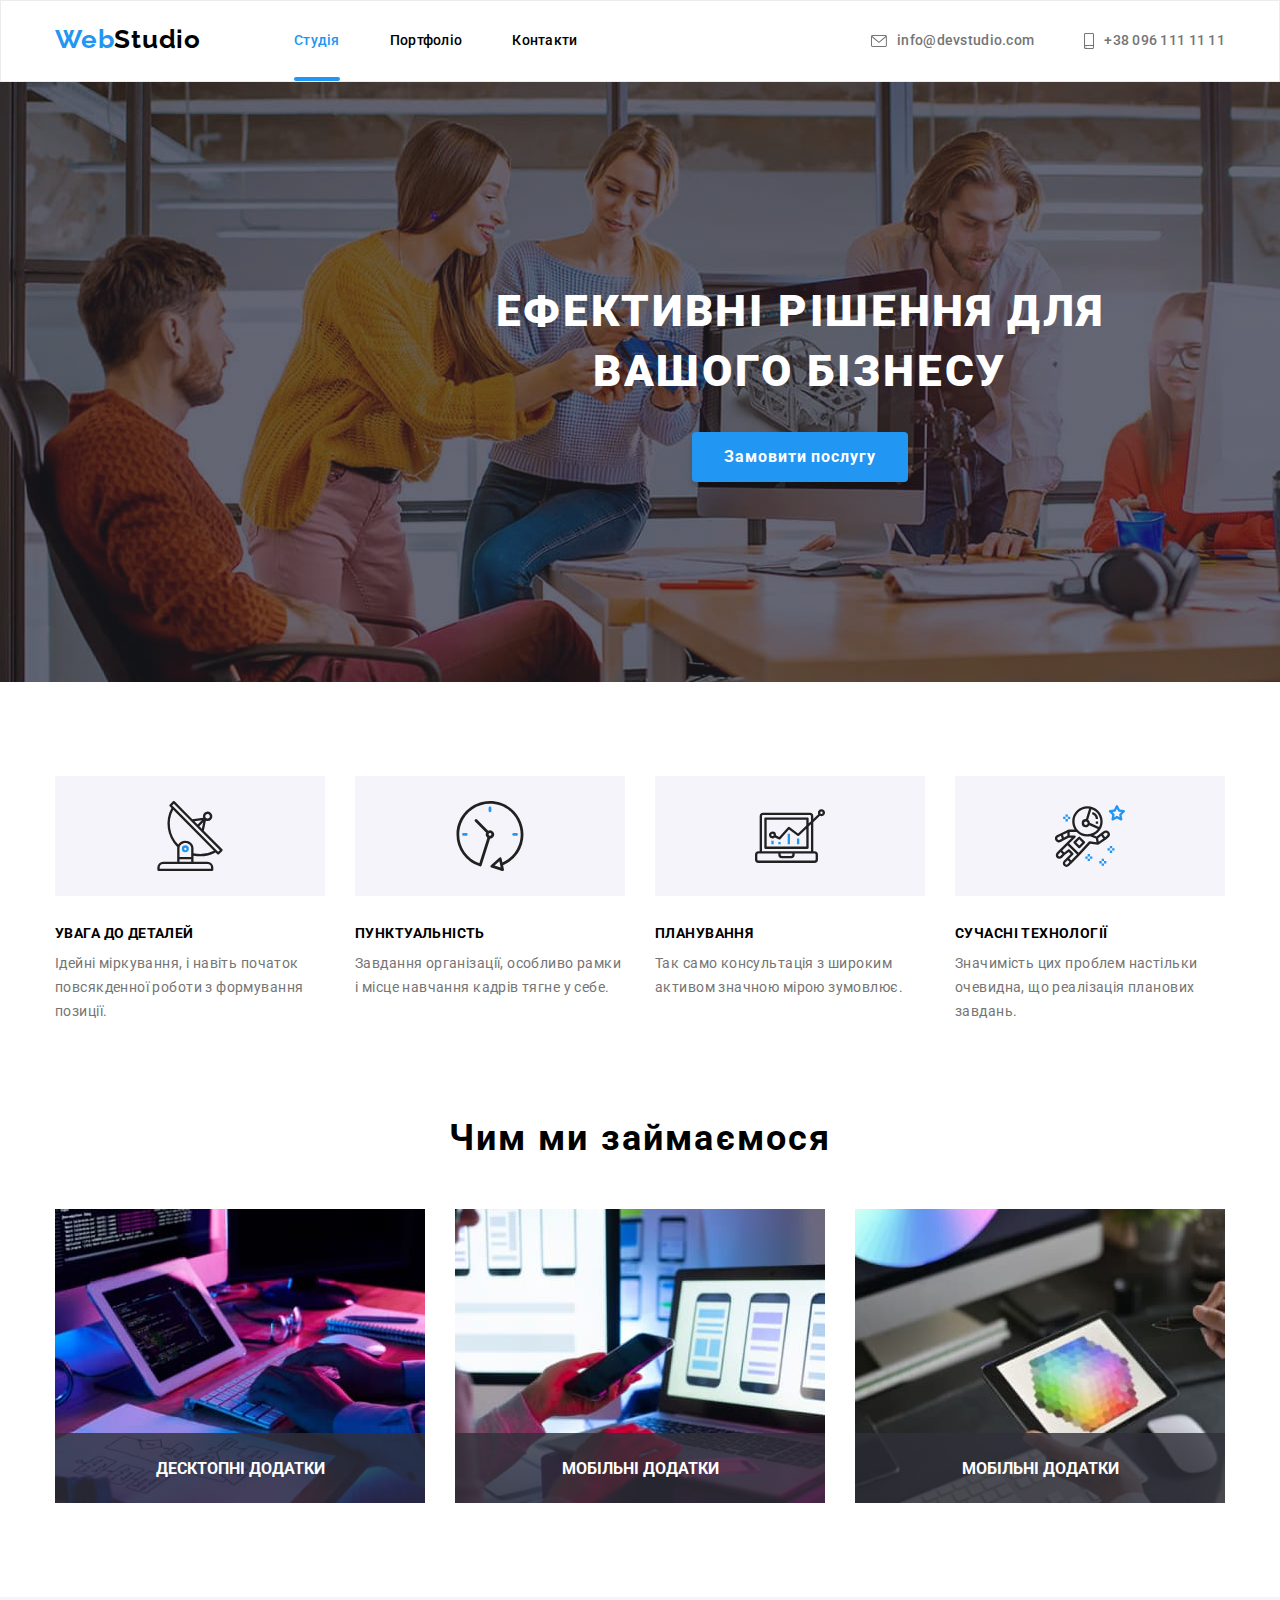
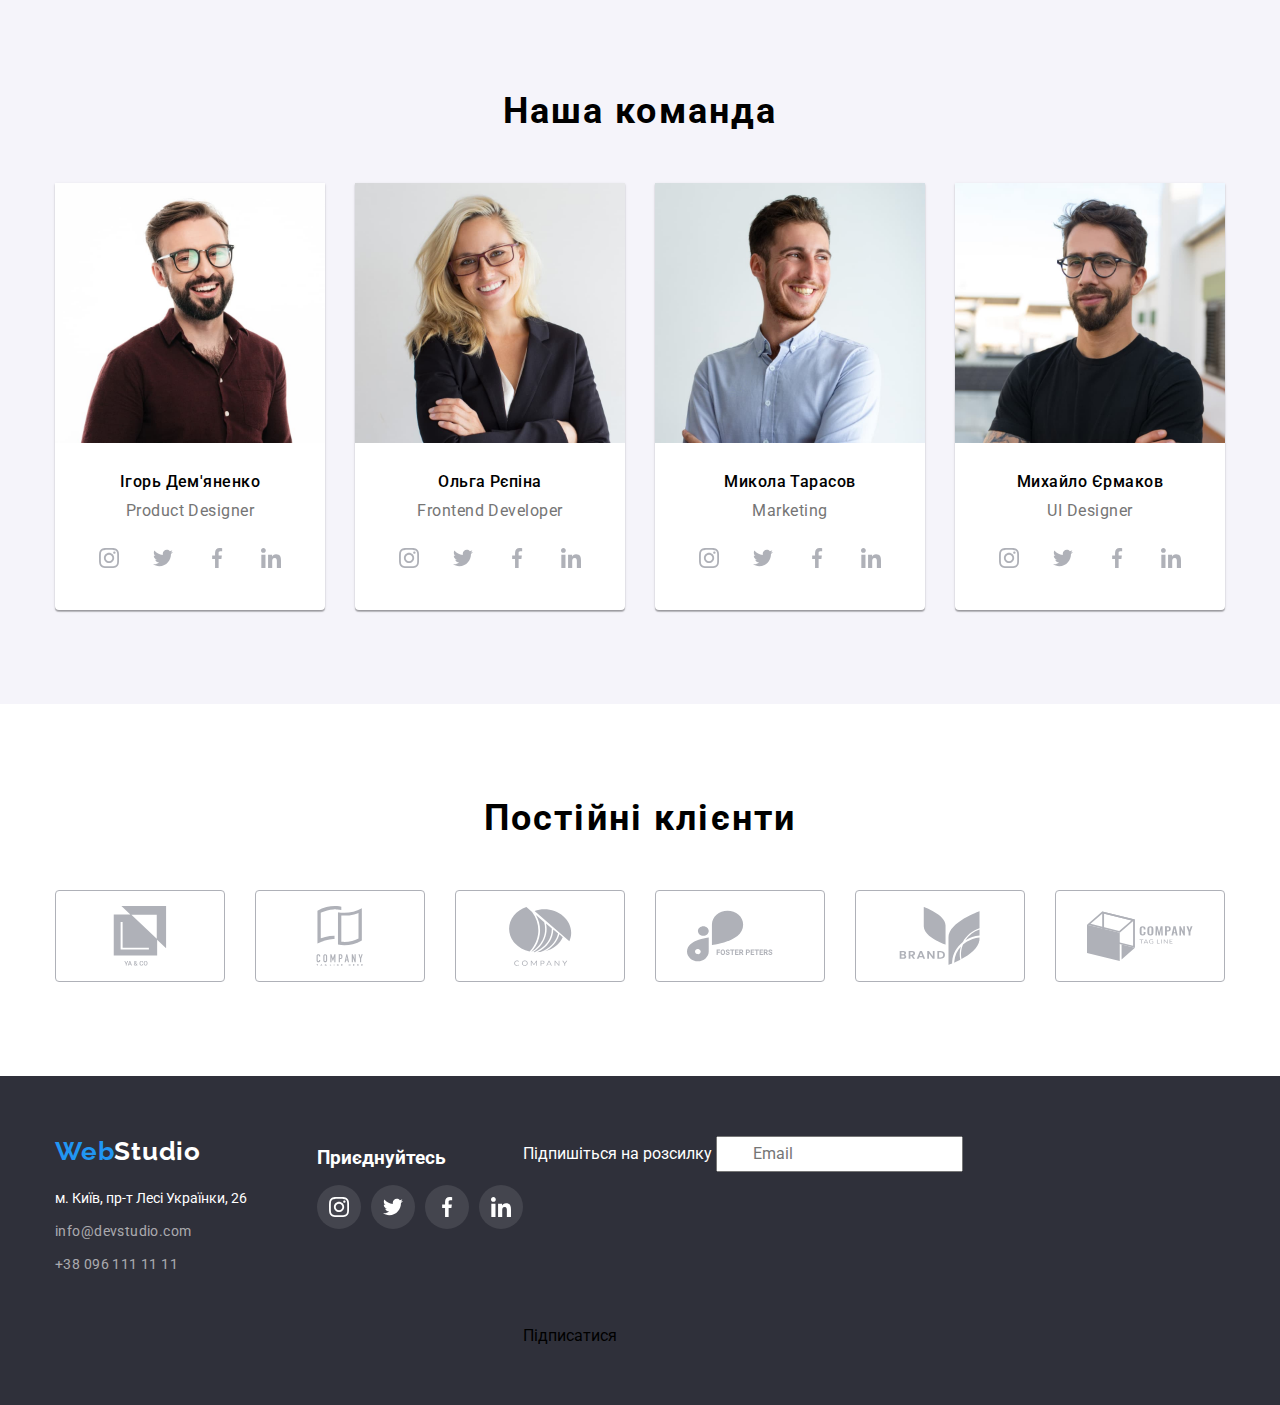
<file: index.html>
<!DOCTYPE html>
<html lang="uk">
  <head>
    <meta charset="UTF-8" />
    <meta http-equiv="X-UA-Compatible" content="IE=edge" />
    <meta name="viewport" content="width=device-width, initial-scale=1.0" />
    <title>Document</title>
    <link rel="stylesheet" href="./css/normalize.css" />
    <link rel="preconnect" href="https://fonts.googleapis.com" />
    <link rel="preconnect" href="https://fonts.gstatic.com" crossorigin />
    <link
      href="https://fonts.googleapis.com/css2?family=Raleway:wght@700&family=Roboto:wght@400;500;700&display=swap"
      rel="stylesheet"
    />
    <link rel="stylesheet" href="./css/main.min.css" />
  </head>
  <body class="page">
    <!--Шапка-->
    <header class="header">
      <div class="container header-container">
        <a href="./index.html" class="logo"
          ><span class="accent">Web</span>Studio</a
        >
        <nav class="nav">
          <ul class="site_nav">
            <li class="navi">
              <a href="./index.html" class="link current link-nav">Студія</a>
            </li>
            <li class="navi">
              <a href="./portfolio.html" class="link-nav">Портфоліо</a>
            </li>
            <li class="navi"><a href="" class="link-nav">Контакти</a></li>
          </ul>
        </nav>

        <ul class="auth_nav">
          <li class="auth_nav auth_nav-title">
            <a class="link-nav_auth_nav" href="mailto:info@devstudio.com">
              <svg class="icon-head" width="16" height="12">
                <use
                  href="./images/header-icons/symbol-defs.svg#icon-mail"
                ></use>
              </svg>
              info@devstudio.com
            </a>
          </li>
          <li class="auth_nav auth_nav-title">
            <a class="link-nav_auth_nav" href="tel:+380961111111">
              <svg class="icon-head" width="10" height="16">
                <use
                  href="./images/header-icons/symbol-defs.svg#icon-phone"
                ></use>
              </svg>
              +38 096 111 11 11
            </a>
          </li>
        </ul>
      </div>
    </header>

    <main>
      <!--Кнопка-->

      <section class="section-no-padding section-hero bg bg-img-hero">
        <div class="container hero">
          <h1 class="text-under-main-button">
            ЕФЕКТИВНІ РІШЕННЯ ДЛЯ <br />
            ВАШОГО БІЗНЕСУ
          </h1>
          <button type="button" class="button-primary" data-modal-open>
            Замовити послугу
          </button>
        </div>
      </section>

      <!--Переваги-->

      <section class="section">
        <div class="container plus-container">
          <h2 class="hidden">Переваги</h2>
          <ul class="plus">
            <li class="plus-li antenna">
              <h3 class="section-title">УВАГА ДО ДЕТАЛЕЙ</h3>
              <p class="section-text">
                Ідейні міркування, і навіть початок повсякденної роботи з
                формування позиції.
              </p>
            </li>
            <li class="plus-li clock">
              <h3 class="section-title">ПУНКТУАЛЬНІСТЬ</h3>
              <p class="section-text">
                Завдання організації, особливо рамки і місце навчання кадрів
                тягне у себе.
              </p>
            </li>
            <li class="plus-li diagram">
              <h3 class="section-title">ПЛАНУВАННЯ</h3>
              <p class="section-text">
                Так само консультація з широким активом значною мірою зумовлює.
              </p>
            </li>
            <li class="plus-li astronaut">
              <h3 class="section-title">СУЧАСНІ ТЕХНОЛОГІЇ</h3>
              <p class="section-text">
                Значимість цих проблем настільки очевидна, що реалізація
                планових завдань.
              </p>
            </li>
          </ul>
        </div>
      </section>

      <!--Чим займаємось-->

      <section class="section section-works">
        <div class="container">
          <h2 class="section-title-main">Чим ми займаємося</h2>
          <ul class="img-box">
            <li class="img-box-li">
              <div class="teat-under-img-works">
                <img
                  src="./images/box1.jpg"
                  alt="Створюємо, та програмуємо макет проекту"
                  width="370"
                  height="294"
                />
                <div class="text-on-photo">
                  <p class="text-works">Десктопні додатки</p>
                </div>
              </div>
            </li>
            <li class="img-box-li">
              <div class="teat-under-img-works">
                <img
                  src="./images/box2.jpg"
                  alt="Підлаштовуємо їх під телефон"
                  width="370"
                  height="294"
                />
                <div class="text-on-photo">
                  <p class="text-works">Мобільні додатки</p>
                </div>
              </div>
            </li>
            <li class="img-box-li">
              <div class="teat-under-img-works">
                <img
                  src="./images/box3.jpg"
                  alt="Допомагаємо підібрати колір у дизайні"
                  width="370"
                  height="294"
                />
                <div class="text-on-photo">
                  <p class="text-works">Мобільні додатки</p>
                </div>
              </div>
            </li>
          </ul>
        </div>
      </section>

      <!--Команда-->

      <section class="section section-team">
        <div class="container">
          <h2 class="section-title-main-team">Наша команда</h2>

          <ul class="team-box">
            <li class="team-li">
              <img
                class="img-team"
                src="./images/img0.jpg"
                alt="Чоловік в окулярах посміхається"
                width="270"
                height="260"
              />
              <div class="team-text-div">
                <h3 class="section-title-team">Ігорь Дем'яненко</h3>
                <p class="section-text-team" lang="en">Product Designer</p>
              </div>

              <ul class="item-box">
                <li class="li-icons-team">
                  <a
                    class="link-icon-team"
                    href="https://instagram.com"
                    aria-label="instagram"
                    target="_blank"
                    rel="noopener noreferrer"
                  >
                    <svg class="icon" width="20" height="20">
                      <use
                        href="./images/icons/symbol-defs.svg#icon-instagram"
                      ></use>
                    </svg>
                  </a>
                </li>
                <li class="li-icons-team">
                  <a
                    class="link-icon-team"
                    href="https://twitter.com"
                    target="_blank"
                    rel="noopener noreferrer"
                  >
                    <svg class="icon" width="20" height="20">
                      <use
                        href="./images/icons/symbol-defs.svg#icon-twitter"
                      ></use>
                    </svg>
                  </a>
                </li>
                <li class="li-icons-team">
                  <a
                    class="link-icon-team"
                    href="https://facebook.com"
                    target="_blank"
                    rel="noopener noreferrer"
                  >
                    <svg class="icon" width="20" height="20">
                      <use
                        href="./images/icons/symbol-defs.svg#icon-facebook"
                      ></use>
                    </svg>
                  </a>
                </li>
                <li class="li-icons-team">
                  <a
                    class="link-icon-team"
                    href="https://linkedin.com"
                    target="_blank"
                    rel="noopener noreferrer"
                  >
                    <svg class="icon" width="20" height="20">
                      <use
                        href="./images/icons/symbol-defs.svg#icon-linkedin"
                      ></use>
                    </svg>
                  </a>
                </li>
              </ul>
            </li>
            <li class="team-li">
              <img
                class="img-team"
                src="./images/img1.jpg"
                alt="Жінка в окулярах посміхається"
                width="270"
                height="260"
              />
              <div class="team-text-div">
                <h3 class="section-title-team">Ольга Рєпіна</h3>
                <p class="section-text-team" lang="en">Frontend Developer</p>
              </div>

              <ul class="item-box">
                <li class="li-icons-team">
                  <a
                    class="link-icon-team"
                    href="https://instagram.com"
                    target="_blank"
                    rel="noopener noreferrer"
                  >
                    <svg class="icon" width="20" height="20">
                      <use
                        href="./images/icons/symbol-defs.svg#icon-instagram"
                      ></use>
                    </svg>
                  </a>
                </li>
                <li class="li-icons-team">
                  <a
                    class="link-icon-team"
                    href="https://twitter.com"
                    target="_blank"
                    rel="noopener noreferrer"
                  >
                    <svg class="icon" width="20" height="20">
                      <use
                        href="./images/icons/symbol-defs.svg#icon-twitter"
                      ></use>
                    </svg>
                  </a>
                </li>
                <li class="li-icons-team">
                  <a
                    class="link-icon-team"
                    href="https://facebook.com"
                    target="_blank"
                    rel="noopener noreferrer"
                  >
                    <svg class="icon" width="20" height="20">
                      <use
                        href="./images/icons/symbol-defs.svg#icon-facebook"
                      ></use>
                    </svg>
                  </a>
                </li>
                <li class="li-icons-team">
                  <a
                    class="link-icon-team"
                    href="https://linkedin.com"
                    target="_blank"
                    rel="noopener noreferrer"
                  >
                    <svg class="icon" width="20" height="20">
                      <use
                        href="./images/icons/symbol-defs.svg#icon-linkedin"
                      ></use>
                    </svg>
                  </a>
                </li>
              </ul>
            </li>

            <li class="team-li">
              <img
                class="img-team"
                src="./images/img2.jpg"
                alt="Чоловік посміхається"
                width="270"
                height="260"
              />
              <div class="team-text-div">
                <h3 class="section-title-team">Микола Тарасов</h3>
                <p class="section-text-team" lang="en">Marketing</p>
              </div>

              <ul class="item-box">
                <li class="li-icons-team">
                  <a
                    class="link-icon-team"
                    href="https://instagram.com"
                    target="_blank"
                    rel="noopener noreferrer"
                  >
                    <svg class="icon" width="20" height="20">
                      <use
                        href="./images/icons/symbol-defs.svg#icon-instagram"
                      ></use>
                    </svg>
                  </a>
                </li>
                <li class="li-icons-team">
                  <a
                    class="link-icon-team"
                    href="https://twitter.com"
                    target="_blank"
                    rel="noopener noreferrer"
                  >
                    <svg class="icon" width="20" height="20">
                      <use
                        href="./images/icons/symbol-defs.svg#icon-twitter"
                      ></use>
                    </svg>
                  </a>
                </li>
                <li class="li-icons-team">
                  <a
                    class="link-icon-team"
                    href="https://facebook.com"
                    target="_blank"
                    rel="noopener noreferrer"
                  >
                    <svg class="icon" width="20" height="20">
                      <use
                        href="./images/icons/symbol-defs.svg#icon-facebook"
                      ></use>
                    </svg>
                  </a>
                </li>
                <li class="li-icons-team">
                  <a
                    class="link-icon-team"
                    href="https://linkedin.com"
                    target="_blank"
                    rel="noopener noreferrer"
                  >
                    <svg class="icon" width="20" height="20">
                      <use
                        href="./images/icons/symbol-defs.svg#icon-linkedin"
                      ></use>
                    </svg>
                  </a>
                </li>
              </ul>
            </li>

            <li class="team-li">
              <img
                class="img-team"
                src="./images/img3.jpg"
                alt="Чоловік в окулярах"
                width="270"
                height="260"
              />
              <div class="team-text-div">
                <h3 class="section-title-team">Михайло Єрмаков</h3>
                <p class="section-text-team" lang="en">UI Designer</p>
              </div>

              <ul class="item-box">
                <li class="li-icons-team">
                  <a
                    class="link-icon-team"
                    href="https://instagram.com"
                    target="_blank"
                    rel="noopener noreferrer"
                  >
                    <svg class="icon" width="20" height="20">
                      <use
                        href="./images/icons/symbol-defs.svg#icon-instagram"
                      ></use>
                    </svg>
                  </a>
                </li>
                <li class="li-icons-team">
                  <a
                    class="link-icon-team"
                    href="https://twitter.com"
                    target="_blank"
                    rel="noopener noreferrer"
                  >
                    <svg class="icon" width="20" height="20">
                      <use
                        href="./images/icons/symbol-defs.svg#icon-twitter"
                      ></use>
                    </svg>
                  </a>
                </li>
                <li class="li-icons-team">
                  <a
                    class="link-icon-team"
                    href="https://facebook.com"
                    target="_blank"
                    rel="noopener noreferrer"
                  >
                    <svg class="icon" width="20" height="20">
                      <use
                        href="./images/icons/symbol-defs.svg#icon-facebook"
                      ></use>
                    </svg>
                  </a>
                </li>
                <li class="li-icons-team">
                  <a
                    class="link-icon-team"
                    href="https://linkedin.com"
                    target="_blank"
                    rel="noopener noreferrer"
                  >
                    <svg class="icon" width="20" height="20">
                      <use
                        href="./images/icons/symbol-defs.svg#icon-linkedin"
                      ></use>
                    </svg>
                  </a>
                </li>
              </ul>
            </li>
          </ul>
        </div>
      </section>
      <section class="section">
        <div class="container">
          <h2 class="section-title-main-team">Постійні клієнти</h2>
          <ul class="partners">
            <li class="li-partners">
              <a class="a-partners" href="">
                <svg class="partners-svg" width="106" height="60">
                  <use href="./images/group/symbol-defs.svg#icon-group1"></use>
                </svg>
              </a>
            </li>
            <li class="li-partners">
              <a class="a-partners" href="">
                <svg class="partners-svg" width="106" height="60">
                  <use href="./images/group/symbol-defs.svg#icon-group2"></use>
                </svg>
              </a>
            </li>
            <li class="li-partners">
              <a class="a-partners" href="">
                <svg class="partners-svg" width="106" height="60">
                  <use href="./images/group/symbol-defs.svg#icon-group3"></use>
                </svg>
              </a>
            </li>
            <li class="li-partners">
              <a class="a-partners" href="">
                <svg class="partners-svg" width="106" height="60">
                  <use href="./images/group/symbol-defs.svg#icon-group4"></use>
                </svg>
              </a>
            </li>
            <li class="li-partners">
              <a class="a-partners" href="">
                <svg class="partners-svg" width="106" height="60">
                  <use href="./images/group/symbol-defs.svg#icon-group5"></use>
                </svg>
              </a>
            </li>
            <li class="li-partners">
              <a class="a-partners" href="">
                <svg class="partners-svg" width="106" height="60">
                  <use href="./images/group/symbol-defs.svg#icon-group6"></use>
                </svg>
              </a>
            </li>
          </ul>
        </div>
      </section>
    </main>

    <!--Футер-->

    <footer class="bg-footer">
      <div class="container">
        <div class="footer-div">
          <div class="div-footer-text">
            <a class="logo-footer" href="./index.html"
              ><span class="accent">Web</span>Studio</a
            >
            <address>
              <ul class="site_nav_footer">
                <li class="footer-adress">
                  <a
                    href="https://goo.gl/maps/KPhSYEdFBXfdf23w7"
                    target="«_blank»"
                    rel="«noopener»"
                    >м. Київ, пр-т Лесі Українки, 26</a
                  >
                </li>

                <li class="footer-adress-contact-mail">
                  <a href="mailto:info@devstudio.com">info@devstudio.com</a>
                </li>

                <li class="footer-adress-contact">
                  <a href="tel:+380961111111">+38 096 111 11 11</a>
                </li>
              </ul>
            </address>
          </div>
          <div class="div-footer-icons">
            <h3>Приєднуйтесь</h3>
            <ul class="item-box">
              <li class="li-icons-team">
                <a
                  class="link-icon-team-footer"
                  href="https://instagram.com"
                  target="_blank"
                  rel="noopener noreferrer"
                >
                  <svg class="icon" width="20" height="20">
                    <use
                      href="./images/icons/symbol-defs.svg#icon-instagram"
                    ></use>
                  </svg>
                </a>
              </li>
              <li class="li-icons-team">
                <a
                  class="link-icon-team-footer"
                  href="https://twitter.com"
                  target="_blank"
                  rel="noopener noreferrer"
                >
                  <svg class="icon" width="20" height="20">
                    <use
                      href="./images/icons/symbol-defs.svg#icon-twitter"
                    ></use>
                  </svg>
                </a>
              </li>
              <li class="li-icons-team">
                <a
                  class="link-icon-team-footer"
                  href="https://facebook.com"
                  target="_blank"
                  rel="noopener noreferrer"
                >
                  <svg class="icon" width="20" height="20">
                    <use
                      href="./images/icons/symbol-defs.svg#icon-facebook"
                    ></use>
                  </svg>
                </a>
              </li>
              <li class="li-icons-team">
                <a
                  class="link-icon-team-footer"
                  href="https://linkedin.com"
                  target="_blank"
                  rel="noopener noreferrer"
                >
                  <svg class="icon" width="20" height="20">
                    <use
                      href="./images/icons/symbol-defs.svg#icon-linkedin"
                    ></use>
                  </svg>
                </a>
              </li>
            </ul>
          </div>
          <div>
            <label class="">
              <span class="">Підпишіться на розсилку</span>
              <input type="email" placeholder="Email" />
            </label>
            <div>
              <svg class="" width="" height="">
                <use href=""></use>
              </svg>
              <button>Підписатися</button>
            </div>
          </div>
        </div>
      </div>
    </footer>

    <div class="backdrop is-hidden" data-modal>
      <div class="modal">
        <div class="text-in-modal">
          <strong class="modal-text"
            >Залиште свої дані, ми вам передзвонимо</strong
          >
          <button class="button-modal" type="submit" data-modal-close>
            <svg class="svg-button-modal" width="18" height="18">
              <use href="images/modal/symbol-defs.svg#icon-Vector"></use>
            </svg>
          </button>
          <form class="modal-form">
            <label class="modal-label">
              <span class="modal-span">Ім'я</span>
              <input type="text" />
            </label>

            <label class="modal-label">
              <span class="modal-span">Телефон</span>
              <input type="tel" />
            </label>

            <label class="modal-label">
              <span class="modal-span">Пошта</span>
              <input type="email" />
            </label>

            <label class="modal-label">
              <span class="modal-span">Коментар</span>
              <textarea rows="6" placeholder="Введіть текст"></textarea>
            </label>

            <label class="modal-label">
              <input type="checkbox" />
              <span class="modal-span">Погоджуюся з розсилкою та приймаю</span>
            </label>
            <a href="#">Умови договору</a>
          </form>
          <div></div>
        </div>
      </div>
    </div>
    <script src="./js/modal.js"></script>
  </body>
</html>
</file>
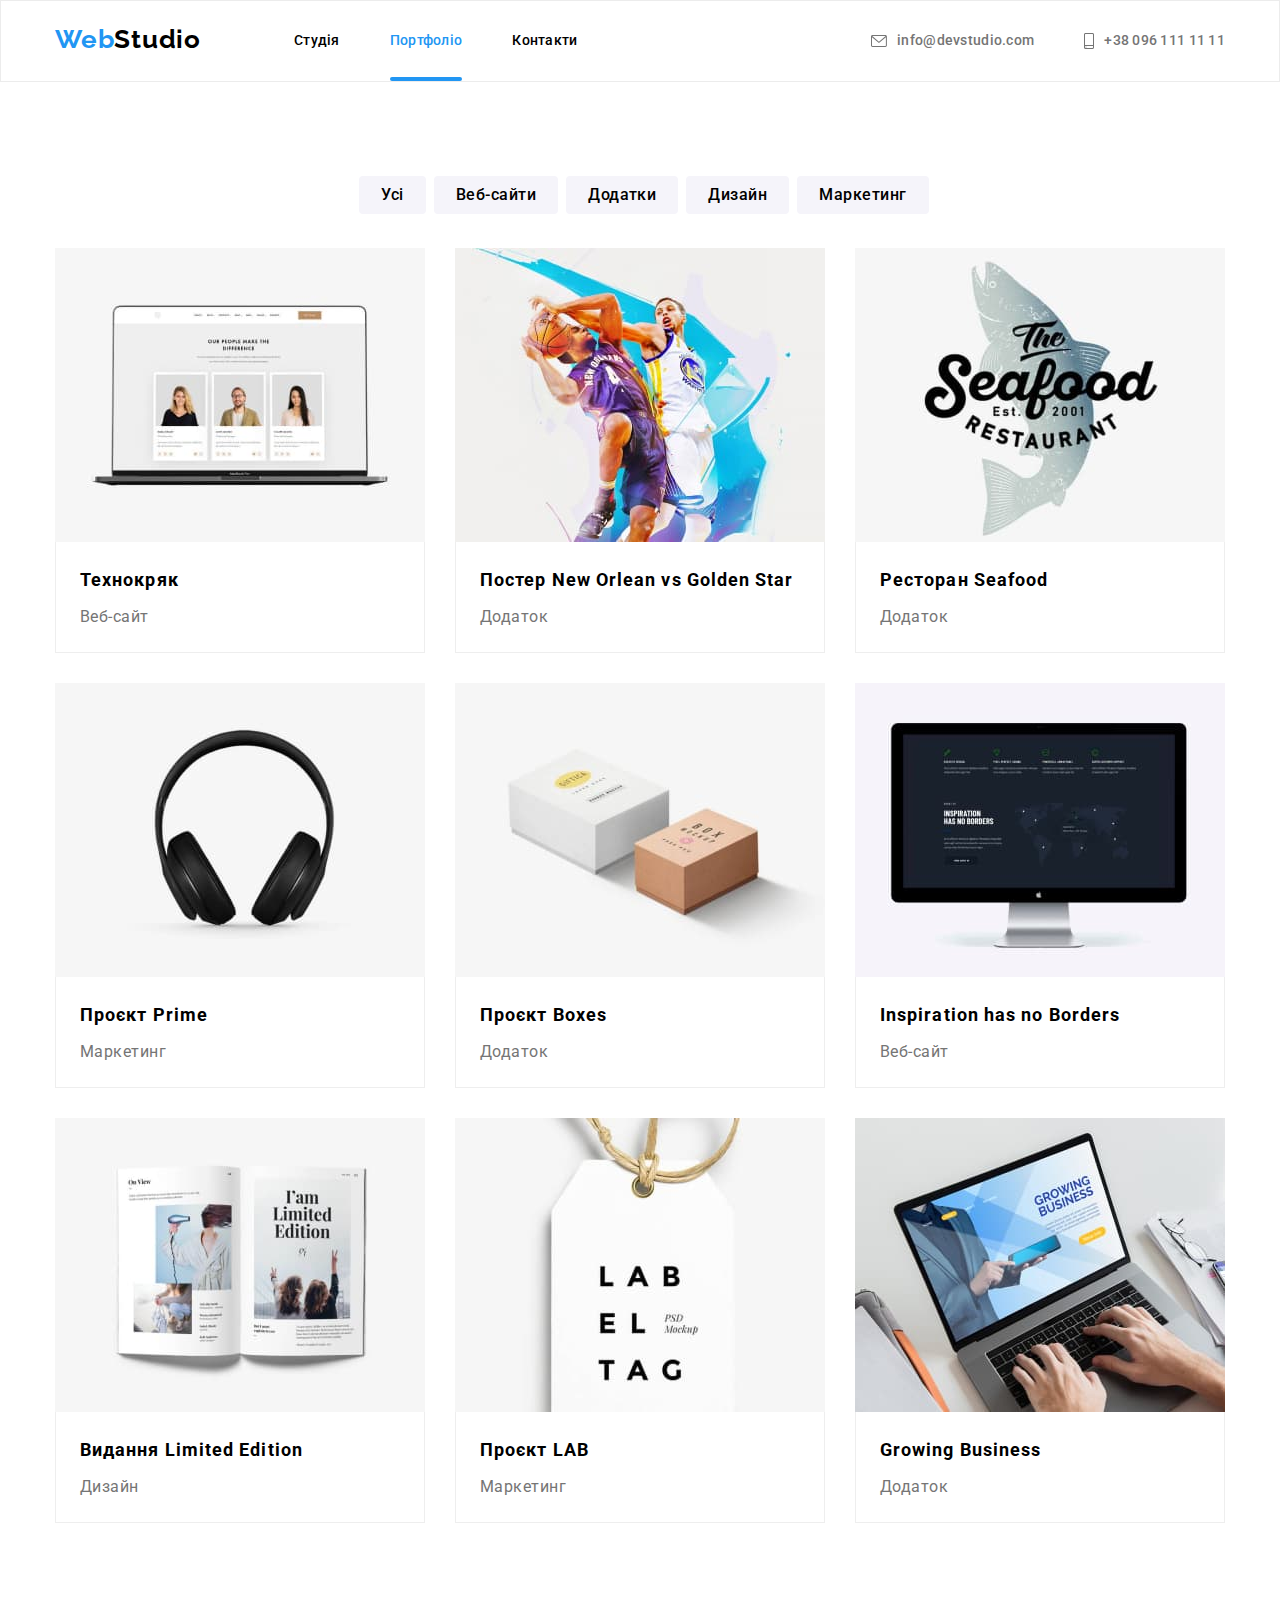
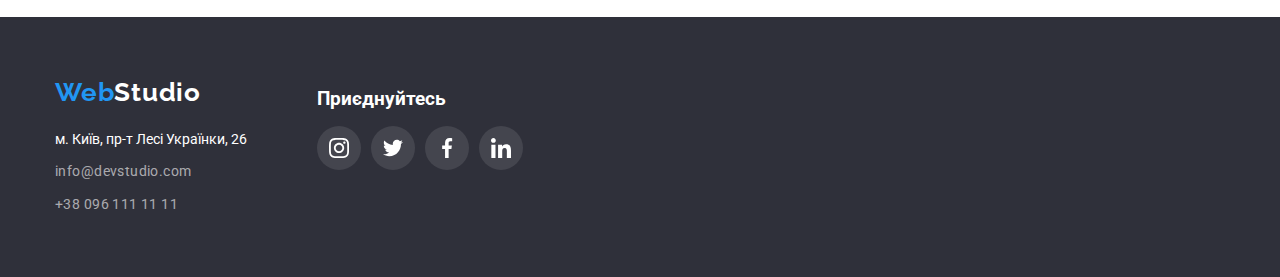
<file: portfolio.html>
<!DOCTYPE html>
<html lang="uk">
  <head>
    <meta charset="UTF-8" />
    <meta http-equiv="X-UA-Compatible" content="IE=edge" />
    <meta name="viewport" content="width=device-width, initial-scale=1.0" />
    <title>Document</title>
    <link rel="stylesheet" href="./css/normalize.css" />
    <link rel="preconnect" href="https://fonts.googleapis.com" />
    <link rel="preconnect" href="https://fonts.gstatic.com" crossorigin />
    <link
      href="https://fonts.googleapis.com/css2?family=Raleway:wght@700&family=Roboto:wght@400;500;700&display=swap"
      rel="stylesheet"
    />
    <link rel="stylesheet" href="./css/main.min.css" />
  </head>
  <body>
    <!--Шапка-->

    <header class="header">
      <div class="container header-container">
        <a href="./index.html" class="logo"
          ><span class="accent">Web</span>Studio</a
        >
        <nav class="nav">
          <ul class="site_nav">
            <li class="navi">
              <a href="./index.html" class="link-nav">Студія</a>
            </li>
            <li class="navi">
              <a href="./portfolio.html" class="link-nav link current"
                >Портфоліо</a
              >
            </li>
            <li class="navi"><a href="" class="link-nav">Контакти</a></li>
          </ul>
        </nav>

        <ul class="auth_nav">
          <li class="auth_nav auth_nav-title">
            <a class="link-nav_auth_nav" href="mailto:info@devstudio.com">
              <svg class="icon-head" width="16" height="12">
                <use
                  href="./images/header-icons/symbol-defs.svg#icon-mail"
                ></use>
              </svg>
              info@devstudio.com
            </a>
          </li>
          <li class="auth_nav auth_nav-title">
            <a class="link-nav_auth_nav" href="tel:+380961111111">
              <svg class="icon-head" width="10" height="16">
                <use
                  href="./images/header-icons/symbol-defs.svg#icon-phone"
                ></use>
              </svg>
              +38 096 111 11 11
            </a>
          </li>
        </ul>
      </div>
    </header>

    <main>
      <section class="section">
        <h1 class="hidden">Портфоліо</h1>
        <div class="container">
          <ul class="section-button">
            <li class="section-button-text">
              <button type="button" class="pointer">Усі</button>
            </li>
            <li class="section-button-text">
              <button type="button" class="pointer">Веб-сайти</button>
            </li>
            <li class="section-button-text">
              <button type="button" class="pointer">Додатки</button>
            </li>
            <li class="section-button-text">
              <button type="button" class="pointer">Дизайн</button>
            </li>
            <li class="section-button-text">
              <button type="button" class="pointer">Маркетинг</button>
            </li>
          </ul>
        </div>

        <div class="container">
          <ul class="portfolio-cont">
            <li class="portfolio-content-li">
              <a href="" class="decoration-portfolio">
                <div class="before-text-portfolio">
                  <img
                    class="img-portfolio"
                    src="./images/img.jpg"
                    alt="Ноутбук з сайтом"
                    width="370"
                    height="294"
                  />

                  <div class="text-hover-portfolio">
                    <p class="p-text-hover-portfolio">
                      Ресурс пропонує комплексні пропозиції з різним рівнем
                      функціоналу та сервісів. Все це дозволить відвідувачу
                      отримати вичерпні відомості про компанію чи приватну
                      особу.
                    </p>
                  </div>
                </div>
                <div class="text-portfolio-box">
                  <h2 class="section-title-portfolio">Технокряк</h2>
                  <p class="section-text-portfolio">Веб-сайт</p>
                </div>
              </a>
            </li>

            <li class="portfolio-content-li">
              <a href="" class="decoration-portfolio">
                <div class="before-text-portfolio">
                  <div class="text-hover-portfolio">
                    <p class="p-text-hover-portfolio">
                      Ресурс пропонує комплексні пропозиції з різним рівнем
                      функціоналу та сервісів. Все це дозволить відвідувачу
                      отримати вичерпні відомості про компанію чи приватну
                      особу.
                    </p>
                  </div>
                  <img
                    class="img-portfolio"
                    src="./images/img(1).jpg"
                    alt="Постер з баскетболістами"
                    width="370"
                    height="294"
                  />
                </div>
                <div class="text-portfolio-box">
                  <h2 class="section-title-portfolio">
                    Постер New Orlean vs Golden Star
                  </h2>
                  <p class="section-text-portfolio">Додаток</p>
                </div>
              </a>
            </li>

            <li class="portfolio-content-li">
              <a href="" class="decoration-portfolio">
                <div class="before-text-portfolio">
                  <div class="text-hover-portfolio">
                    <p class="p-text-hover-portfolio">
                      Ресурс пропонує комплексні пропозиції з різним рівнем
                      функціоналу та сервісів. Все це дозволить відвідувачу
                      отримати вичерпні відомості про компанію чи приватну
                      особу.
                    </p>
                  </div>
                  <img
                    class="img-portfolio"
                    src="./images/img00.jpg"
                    alt="Логотип рибного ресторану"
                    width="370"
                    height="294"
                  />
                </div>
                <div class="text-portfolio-box">
                  <h2 class="section-title-portfolio">Ресторан Seafood</h2>
                  <p class="section-text-portfolio">Додаток</p>
                </div>
              </a>
            </li>

            <li class="portfolio-content-li">
              <a href="" class="decoration-portfolio">
                <div class="before-text-portfolio">
                  <div class="text-hover-portfolio">
                    <p class="p-text-hover-portfolio">
                      Ресурс пропонує комплексні пропозиції з різним рівнем
                      функціоналу та сервісів. Все це дозволить відвідувачу
                      отримати вичерпні відомості про компанію чи приватну
                      особу.
                    </p>
                  </div>
                  <img
                    class="img-portfolio"
                    src="./images/img(3).jpg"
                    alt="Чорні навушники"
                    width="370"
                    height="294"
                  />
                </div>
                <div class="text-portfolio-box">
                  <h2 class="section-title-portfolio">Проєкт Prime</h2>
                  <p class="section-text-portfolio">Маркетинг</p>
                </div>
              </a>
            </li>

            <li class="portfolio-content-li">
              <a href="" class="decoration-portfolio">
                <div class="before-text-portfolio">
                  <div class="text-hover-portfolio">
                    <p class="p-text-hover-portfolio">
                      Ресурс пропонує комплексні пропозиції з різним рівнем
                      функціоналу та сервісів. Все це дозволить відвідувачу
                      отримати вичерпні відомості про компанію чи приватну
                      особу.
                    </p>
                  </div>
                  <img
                    class="img-portfolio"
                    src="./images/img(4).jpg"
                    alt="Біла та бежева коробка"
                    width="370"
                    height="294"
                  />
                </div>
                <div class="text-portfolio-box">
                  <h2 class="section-title-portfolio">Проєкт Boxes</h2>
                  <p class="section-text-portfolio">Додаток</p>
                </div>
              </a>
            </li>

            <li class="portfolio-content-li">
              <a href="" class="decoration-portfolio">
                <div class="before-text-portfolio">
                  <div class="text-hover-portfolio">
                    <p class="p-text-hover-portfolio">
                      Ресурс пропонує комплексні пропозиції з різним рівнем
                      функціоналу та сервісів. Все це дозволить відвідувачу
                      отримати вичерпні відомості про компанію чи приватну
                      особу.
                    </p>
                  </div>
                  <img
                    class="img-portfolio"
                    src="./images/img(5).jpg"
                    alt="Сайт проекту"
                    width="370"
                    height="294"
                  />
                </div>
                <div class="text-portfolio-box">
                  <h2 class="section-title-portfolio">
                    Inspiration has no Borders
                  </h2>
                  <p class="section-text-portfolio">Веб-сайт</p>
                </div>
              </a>
            </li>

            <li class="portfolio-content-li">
              <a href="" class="decoration-portfolio">
                <div class="before-text-portfolio">
                  <div class="text-hover-portfolio">
                    <p class="p-text-hover-portfolio">
                      Ресурс пропонує комплексні пропозиції з різним рівнем
                      функціоналу та сервісів. Все це дозволить відвідувачу
                      отримати вичерпні відомості про компанію чи приватну
                      особу.
                    </p>
                  </div>
                  <img
                    class="img-portfolio"
                    src="./images/img(6).jpg"
                    alt="Дизайн журналу"
                    width="370"
                    height="294"
                  />
                </div>
                <div class="text-portfolio-box">
                  <h2 class="section-title-portfolio">
                    Видання Limited Edition
                  </h2>
                  <p class="section-text-portfolio">Дизайн</p>
                </div>
              </a>
            </li>

            <li class="portfolio-content-li">
              <a href="" class="decoration-portfolio">
                <div class="before-text-portfolio">
                  <div class="text-hover-portfolio">
                    <p class="p-text-hover-portfolio">
                      Ресурс пропонує комплексні пропозиції з різним рівнем
                      функціоналу та сервісів. Все це дозволить відвідувачу
                      отримати вичерпні відомості про компанію чи приватну
                      особу.
                    </p>
                  </div>
                  <img
                    class="img-portfolio"
                    src="./images/img(7).jpg"
                    alt="Логотип проекту"
                    width="370"
                    height="294"
                  />
                </div>
                <div class="text-portfolio-box">
                  <h2 class="section-title-portfolio">Проєкт LAB</h2>
                  <p class="section-text-portfolio">Маркетинг</p>
                </div>
              </a>
            </li>

            <li class="portfolio-content-li">
              <a href="" class="decoration-portfolio">
                <div class="before-text-portfolio">
                  <div class="text-hover-portfolio">
                    <p class="p-text-hover-portfolio">
                      Ресурс пропонує комплексні пропозиції з різним рівнем
                      функціоналу та сервісів. Все це дозволить відвідувачу
                      отримати вичерпні відомості про компанію чи приватну
                      особу.
                    </p>
                  </div>
                  <img
                    class="img-portfolio"
                    src="./images/img(8).jpg"
                    alt="Додаток на ПК"
                    width="370"
                    height="294"
                  />
                </div>
                <div class="text-portfolio-box">
                  <h2 class="section-title-portfolio">Growing Business</h2>
                  <p class="section-text-portfolio">Додаток</p>
                </div>
              </a>
            </li>
          </ul>
        </div>
      </section>
    </main>

    <!--Футер-->

    <footer class="bg-footer">
      <div class="container">
        <div class="footer-div">
          <div class="div-footer-text">
            <a class="logo-footer" href="./index.html"
              ><span class="accent">Web</span>Studio</a
            >
            <address>
              <ul class="site_nav_footer">
                <li class="footer-adress">
                  <a
                    href="https://goo.gl/maps/KPhSYEdFBXfdf23w7"
                    target="«_blank»"
                    rel="«noopener»"
                    >м. Київ, пр-т Лесі Українки, 26</a
                  >
                </li>

                <li class="footer-adress-contact-mail">
                  <a href="mailto:info@devstudio.com">info@devstudio.com</a>
                </li>

                <li class="footer-adress-contact">
                  <a href="tel:+380961111111">+38 096 111 11 11</a>
                </li>
              </ul>
            </address>
          </div>
          <div class="div-footer-icons">
            <h3>Приєднуйтесь</h3>
            <ul class="item-box">
              <li class="li-icons-team">
                <a
                  class="link-icon-team-footer"
                  href="https://instagram.com"
                  target="_blank"
                  rel="noopener noreferrer"
                >
                  <svg class="icon" width="20" height="20">
                    <use
                      href="./images/icons/symbol-defs.svg#icon-instagram"
                    ></use>
                  </svg>
                </a>
              </li>
              <li class="li-icons-team">
                <a
                  class="link-icon-team-footer"
                  href="https://twitter.com"
                  target="_blank"
                  rel="noopener noreferrer"
                >
                  <svg class="icon" width="20" height="20">
                    <use
                      href="./images/icons/symbol-defs.svg#icon-twitter"
                    ></use>
                  </svg>
                </a>
              </li>
              <li class="li-icons-team">
                <a
                  class="link-icon-team-footer"
                  href="https://facebook.com"
                  target="_blank"
                  rel="noopener noreferrer"
                >
                  <svg class="icon" width="20" height="20">
                    <use
                      href="./images/icons/symbol-defs.svg#icon-facebook"
                    ></use>
                  </svg>
                </a>
              </li>
              <li class="li-icons-team">
                <a
                  class="link-icon-team-footer"
                  href="https://linkedin.com"
                  target="_blank"
                  rel="noopener noreferrer"
                >
                  <svg class="icon" width="20" height="20">
                    <use
                      href="./images/icons/symbol-defs.svg#icon-linkedin"
                    ></use>
                  </svg>
                </a>
              </li>
            </ul>
          </div>
        </div>
      </div>
    </footer>
  </body>
</html>
</file>
<file: css/main.min.css>
a{text-decoration:none;color:inherit}ul,ol{list-style:none;margin:0;padding:0}img{display:block;max-width:100%;height:auto}button{font:inherit;border:none;padding:0;background-color:rgba(0,0,0,0);cursor:pointer}h1,h2,h3,h4,h5,h6{margin:0}p{margin:0}.section{padding-top:94px;padding-bottom:94px}.section-no-padding{padding-top:0px;padding-bottom:0px}ul{list-style:none}.hidden{position:absolute;width:1px;height:1px;margin:-1px;border:0;padding:0;white-space:nowrap;-webkit-clip-path:inset(100%);clip-path:inset(100%);clip:rect(0 0 0 0);overflow:hidden}:root{--primary-text-color: rgb(0, 0, 0);--text-color: #757575;--accent-color: #2196F3;--primary-bg-color: #FFFFFF;--text-footer: #FFFFFF;--bg-color: #2F303A;--bg-button: #188CE8;--team-bg: #F5F4FA;--footer-team-text: rgba(255, 255, 255, 0.6);--text-portfolio-team: rgba(117, 117, 117, 1);--button-portfolio: #F5F4FA;--fill-team-icons: #AFB1B8;--fill-team-icons-hover-focus: #FFFFFF}body{background-color:var(--primary-bg-color);color:var(--primary-text-color);font-family:"Roboto",sans-serif}.container{width:1200px;padding-left:15px;padding-right:15px;margin-left:auto;margin-right:auto}.logo{color:var(--primary-text-color);font-size:26px;font-family:"Raleway",sans-serif;letter-spacing:.03em;text-decoration:none;font-weight:700;display:-webkit-box;display:-ms-flexbox;display:flex;margin-right:93px;padding-top:24px;padding-bottom:24px}.accent{color:var(--accent-color)}.header{border:1px solid #ececec}.header-container{display:-webkit-box;display:-ms-flexbox;display:flex}.section-hero{padding-top:200px;padding-bottom:200px}.site_nav a{display:block;color:var(--primary-text-color);letter-spacing:.02em;line-height:1.14;text-decoration:none;font-size:14px;font-weight:500;font-family:"Roboto",sans-serif;-webkit-transition-property:color;transition-property:color;-webkit-transition-duration:250ms;transition-duration:250ms;-webkit-transition-timing-function:cubic-bezier(0.4, 0, 0.2, 1);transition-timing-function:cubic-bezier(0.4, 0, 0.2, 1)}.navi{display:block;position:relative}.link.current::after{position:absolute;content:"";display:block;left:0;bottom:0;width:100%;height:4px;border-radius:4px;background-color:var(--accent-color)}.site_nav{display:-webkit-box;display:-ms-flexbox;display:flex}.site_nav :hover,.site_nav :focus{color:var(--accent-color)}.site_nav .link.current{color:var(--accent-color)}.navi:not(:first-child){margin-left:50px}.link-nav{display:block;padding-top:32px;padding-bottom:32px}.icon-head{fill:var(--fill-team-icons);margin-right:10px}.auth_nav{display:-webkit-box;display:-ms-flexbox;display:flex;margin-left:auto}.link-nav_auth_nav{display:-webkit-box;display:-ms-flexbox;display:flex;color:var(--text-color);font-size:14px;letter-spacing:.02em;line-height:1.14;text-decoration:none;font-weight:500;-webkit-box-align:center;-ms-flex-align:center;align-items:center}.link-nav_auth_nav{-webkit-transition-property:color;transition-property:color;-webkit-transition-duration:250ms;transition-duration:250ms;-webkit-transition-timing-function:cubic-bezier(0.4, 0, 0.2, 1);transition-timing-function:cubic-bezier(0.4, 0, 0.2, 1)}.auth_nav-title{margin-left:50px}.link-nav_auth_nav:hover,.link-nav_auth_nav:focus{color:var(--accent-color)}.link-nav_auth_nav:hover,.link-nav_auth_nav:focus{fill:var(--accent-color)}.icon-head{display:block;fill:currentColor}.bg{color:var(--primary-bg-color);background-color:var(--bg-color);letter-spacing:.06em;text-align:center;background-image:url(../images/hero-bg.jpg)}.bg-img-hero{width:1600px;height:600px;margin-left:auto;margin-right:auto;background-repeat:no-repeat;background-image:-webkit-gradient(linear, left top, left bottom, from(rgba(47, 48, 58, 0.4)), to(rgba(47, 48, 58, 0.4))),url(../images/hero-bg.jpg);background-image:linear-gradient(rgba(47, 48, 58, 0.4), rgba(47, 48, 58, 0.4)),url(../images/hero-bg.jpg)}.hero{padding-top:0px;padding-bottom:0px}.text-under-main-button{font-size:44px;line-height:1.36;letter-spacing:.06em;text-transform:uppercase;font-weight:900;margin-bottom:30px}.button-primary{font-size:16px;font-family:inherit;cursor:pointer;letter-spacing:.06em;line-height:30px;font-weight:700;color:var(--primary-bg-color);background-color:var(--accent-color);-webkit-box-shadow:0px 4px 4px rgba(0,0,0,.15);box-shadow:0px 4px 4px rgba(0,0,0,.15);padding:10px 32px 10px 32px;border-radius:4px;-webkit-transition-property:background-color;transition-property:background-color;-webkit-transition-duration:250ms;transition-duration:250ms;-webkit-transition-timing-function:cubic-bezier(0.4, 0, 0.2, 1);transition-timing-function:cubic-bezier(0.4, 0, 0.2, 1)}.button-primary:hover,.button-primary:focus{color:var(--primary-bg-color);background-color:var(--bg-button)}.plus{display:-webkit-box;display:-ms-flexbox;display:flex}.plus-li:not(:last-child){margin-right:30px}.antenna::before{display:block;content:"";width:270px;height:120px;margin-bottom:30px;background-color:var(--team-bg);background-image:url(../images/decorations/antenna.svg);background-repeat:no-repeat;background-position:center}.clock::before{display:block;content:"";width:270px;height:120px;margin-bottom:30px;background-color:var(--team-bg);background-image:url(../images/decorations/clock.svg);background-repeat:no-repeat;background-position:center}.diagram::before{display:block;content:"";width:270px;height:120px;margin-bottom:30px;background-color:var(--team-bg);background-image:url(../images/decorations/diagram.svg);background-repeat:no-repeat;background-position:center}.astronaut::before{display:block;content:"";width:270px;height:120px;margin-bottom:30px;background-color:var(--team-bg);background-image:url(../images/decorations/astronaut.svg);background-repeat:no-repeat;background-position:center}.section-works{padding-top:0px}.section-title{color:var(--primary-text-color);font-size:14px;letter-spacing:.03em;line-height:1.14;margin-bottom:10px}.teat-under-img-works{position:relative}.text-on-photo{position:absolute;bottom:0;left:0;width:100%;height:70px;text-align:center;background-color:rgba(47,48,58,.8);color:var(--primary-bg-color)}.text-works{font-weight:700;size:14px;padding-top:27px;text-transform:uppercase}.section-text{color:var(--text-color);font-size:14px;letter-spacing:.03em;line-height:1.71}.section-title-main{font-size:36px;letter-spacing:.06em;line-height:1.16;text-align:center;margin-bottom:50px}.img-box{display:-webkit-box;display:-ms-flexbox;display:flex}.img-box-li:not(:last-child){margin-right:30px}.section-team{background-color:var(--team-bg)}.team-box{display:-webkit-box;display:-ms-flexbox;display:flex}.team-li:not(:last-child){margin-right:30px}.team-text-div{padding-top:30px;padding-bottom:0px}.section-title-team{font-size:16px;letter-spacing:.03em;font-weight:500;margin-bottom:10px}.section-text-team{font-size:16px;color:var(--text-portfolio-team);letter-spacing:.03em;letter-spacing:.03em}.section-title-main-team{font-size:36px;letter-spacing:.06em;line-height:1.16;text-align:center;margin-bottom:50px}.li-icons-team:not(:last-child){margin-right:10px}.team-li{background-color:#fff;text-align:center;-webkit-box-shadow:0px 1px 3px rgba(0,0,0,.12),0px 1px 1px rgba(0,0,0,.14),0px 2px 1px rgba(0,0,0,.2);box-shadow:0px 1px 3px rgba(0,0,0,.12),0px 1px 1px rgba(0,0,0,.14),0px 2px 1px rgba(0,0,0,.2);border-radius:0px 0px 4px 4px}.item-box{display:-webkit-box;display:-ms-flexbox;display:flex;-webkit-box-pack:center;-ms-flex-pack:center;justify-content:center;padding-top:16px;padding-bottom:30px}.link-icon-team{display:-webkit-box;display:-ms-flexbox;display:flex;width:44px;height:44px;border-radius:50%;-webkit-box-align:center;-ms-flex-align:center;align-items:center;-webkit-box-pack:center;-ms-flex-pack:center;justify-content:center;color:var(--fill-team-icons);-webkit-transition-property:background-color,color;transition-property:background-color,color;-webkit-transition-duration:250ms;transition-duration:250ms;-webkit-transition-timing-function:cubic-bezier(0.4, 0, 0.2, 1);transition-timing-function:cubic-bezier(0.4, 0, 0.2, 1)}.link-icon-team:hover,.link-icon-team:focus{background-color:var(--accent-color);color:var(--team-bg)}.icon:hover,.icon:focus{fill:var(--team-bg)}.icon{fill:currentColor}.link-icon-team:not(:last-child){margin-right:10px}.partners{display:-webkit-box;display:-ms-flexbox;display:flex;-webkit-box-pack:center;-ms-flex-pack:center;justify-content:center;width:1170px;gap:30px}.li-partners{width:170px;height:92px}.a-partners{display:-webkit-box;display:-ms-flexbox;display:flex;width:100%;height:100%;color:var(--fill-team-icons);border:1px solid var(--fill-team-icons);border-radius:4px;-webkit-box-align:center;-ms-flex-align:center;align-items:center;-webkit-box-pack:center;-ms-flex-pack:center;justify-content:center;-webkit-transition-property:background-color,color,border-color;transition-property:background-color,color,border-color;-webkit-transition-property:color;transition-property:color;-webkit-transition-duration:250ms;transition-duration:250ms;-webkit-transition-timing-function:cubic-bezier(0.4, 0, 0.2, 1);transition-timing-function:cubic-bezier(0.4, 0, 0.2, 1)}.partners-svg{fill:currentColor}.a-partners:hover,.a-partners:focus{color:var(--accent-color);border-color:var(--accent-color)}.bg-footer{color:var(--primary-bg-color);background-color:var(--bg-color);padding-top:0px;padding-bottom:0px}.logo-footer{color:var(--text-footer);font-family:"Raleway";letter-spacing:.03em;text-decoration:none;text-transform:none;font-style:normal;font-weight:700;font-size:26px;line-height:1.19}.footer-adress a{color:var(--text-footer);font-size:14px;font-style:normal;line-height:1.71;text-transform:none;font-family:"Roboto",sans-serif;-webkit-transition-property:color;transition-property:color;-webkit-transition-duration:250ms;transition-duration:250ms;-webkit-transition-timing-function:cubic-bezier(0.4, 0, 0.2, 1);transition-timing-function:cubic-bezier(0.4, 0, 0.2, 1)}.footer-adress{margin-bottom:9px}.footer-adress-contact a{color:var(--footer-team-text);font-size:14px;font-style:normal;letter-spacing:.03em;line-height:1.71;text-transform:none;font-family:"Roboto",sans-serif;-webkit-transition-property:color;transition-property:color;-webkit-transition-duration:250ms;transition-duration:250ms;-webkit-transition-timing-function:cubic-bezier(0.4, 0, 0.2, 1);transition-timing-function:cubic-bezier(0.4, 0, 0.2, 1)}.footer-adress-contact-mail a{color:var(--footer-team-text);font-size:14px;font-style:normal;letter-spacing:.03em;line-height:1.71;text-transform:none;font-family:"Roboto",sans-serif;-webkit-transition-property:color;transition-property:color;-webkit-transition-duration:250ms;transition-duration:250ms;-webkit-transition-timing-function:cubic-bezier(0.4, 0, 0.2, 1);transition-timing-function:cubic-bezier(0.4, 0, 0.2, 1)}.footer-adress-contact-mail{margin-bottom:9px}.site_nav_footer{margin-top:20px;-webkit-transition-property:color;transition-property:color;-webkit-transition-duration:250ms;transition-duration:250ms;-webkit-transition-timing-function:cubic-bezier(0.4, 0, 0.2, 1);transition-timing-function:cubic-bezier(0.4, 0, 0.2, 1)}.footer-div{display:-webkit-box;display:-ms-flexbox;display:flex;padding-top:60px;padding-bottom:60px}.site_nav_footer :hover,.site_nav_footer :focus{color:var(--accent-color)}.div-footer-text{display:block;margin-right:70px}.div-footer-icons{display:block;padding-top:12px}.modal-text{text-transform:uppercase;font-weight:700}.link-icon-team-footer{display:-webkit-box;display:-ms-flexbox;display:flex;width:44px;height:44px;border-radius:50%;-webkit-box-align:center;-ms-flex-align:center;align-items:center;-webkit-box-pack:center;-ms-flex-pack:center;justify-content:center;color:var(--primary-bg-color);background-color:rgba(255,255,255,.1);-webkit-transition-property:background-color,color;transition-property:background-color,color;-webkit-transition-duration:250ms;transition-duration:250ms;-webkit-transition-timing-function:cubic-bezier(0.4, 0, 0.2, 1);transition-timing-function:cubic-bezier(0.4, 0, 0.2, 1)}.link-icon-team-footer:hover,.link-icon-team-footer:focus{background-color:var(--accent-color);color:var(--team-bg)}.backdrop{position:fixed;top:0;left:0;width:100%;height:100%;background-color:rgba(0,0,0,.2)}.backdrop.is-hidden{opacity:0;pointer-events:none}.modal{position:fixed;top:50%;left:50%;-webkit-transform:translate(-50%, -50%);transform:translate(-50%, -50%);border-radius:4px;background-color:var(--primary-bg-color);width:528px;min-height:581px}textarea{resize:none;padding:12px 16px}.modal-label>textarea::-webkit-input-placeholder{font-size:12px;line-height:1.1666666667;letter-spacing:.01em;color:rgba(117,117,117,.5)}.modal-label>textarea::-moz-placeholder{font-size:12px;line-height:1.1666666667;letter-spacing:.01em;color:rgba(117,117,117,.5)}.modal-label>textarea:-ms-input-placeholder{font-size:12px;line-height:1.1666666667;letter-spacing:.01em;color:rgba(117,117,117,.5)}.modal-label>textarea::-ms-input-placeholder{font-size:12px;line-height:1.1666666667;letter-spacing:.01em;color:rgba(117,117,117,.5)}.modal-label>textarea::placeholder{font-size:12px;line-height:1.1666666667;letter-spacing:.01em;color:rgba(117,117,117,.5)}.modal-label{display:-webkit-box;display:-ms-flexbox;display:flex;-webkit-box-orient:vertical;-webkit-box-direction:normal;-ms-flex-direction:column;flex-direction:column;color:#757575}.modal-label:not(:last-child){margin-bottom:10px}.modal-label .input .modal-label .textarea{border:1px solid rgba(33,33,33,.2);border-radius:4px}input{padding:7px 0;padding-left:35px;padding-right:5px}.button-modal{position:absolute;top:8px;right:8px}.text-in-modal{padding:40px}.modal-text{display:block;font-size:18px;margin-bottom:12px;font-weight:700;line-height:1.15;text-align:center;letter-spacing:.03em}.modal-span{font-size:12px;line-height:1.1666666667;color:var(--text-color);letter-spacing:.01em;margin-bottom:4px}.section-button{text-align:center}.pointer{cursor:pointer;font-family:"Roboto",sans-serif;font-weight:500;letter-spacing:.03em;line-height:1.62;font-size:16px;padding-top:6px;padding-bottom:6px;padding-left:22px;padding-right:22px;-webkit-transition-property:background-color,color,-webkit-box-shadow;transition-property:background-color,color,-webkit-box-shadow;transition-property:background-color,box-shadow,color;transition-property:background-color,box-shadow,color,-webkit-box-shadow;-webkit-transition-duration:250ms;transition-duration:250ms;-webkit-transition-timing-function:cubic-bezier(0.4, 0, 0.2, 1);transition-timing-function:cubic-bezier(0.4, 0, 0.2, 1)}.section-button{display:-webkit-box;display:-ms-flexbox;display:flex;-webkit-box-pack:center;-ms-flex-pack:center;justify-content:center;min-width:575px;margin-bottom:34px;border-radius:4px;margin-right:auto;margin-left:auto}.section-button-text{background-color:var(--button-portfolio);border-radius:4px;margin-left:8px}.section-button-text :hover,.section-button-text :focus{color:var(--primary-bg-color);background-color:var(--accent-color);-webkit-box-shadow:0px 4px 4px rgba(0,0,0,.25);box-shadow:0px 4px 4px rgba(0,0,0,.25)}.portfolio-cont{display:-webkit-box;display:-ms-flexbox;display:flex;-ms-flex-wrap:wrap;flex-wrap:wrap;gap:30px}.decoration-portfolio{display:block;-webkit-transition-property:-webkit-box-shadow;transition-property:-webkit-box-shadow;transition-property:box-shadow;transition-property:box-shadow, -webkit-box-shadow;-webkit-transition-duration:250ms;transition-duration:250ms;-webkit-transition-timing-function:cubic-bezier(0.4, 0, 0.2, 1);transition-timing-function:cubic-bezier(0.4, 0, 0.2, 1)}.decoration-portfolio:hover,.decoration-portfolio:focus{-webkit-box-shadow:0px 4px 4px rgba(0,0,0,.25);box-shadow:0px 4px 4px rgba(0,0,0,.25)}.before-text-portfolio{position:relative}.before-text-portfolio{overflow:hidden}.text-hover-portfolio{display:-webkit-box;display:-ms-flexbox;display:flex;-webkit-box-align:center;-ms-flex-align:center;align-items:center;position:absolute;top:0;width:100%;height:100%;z-index:90;-webkit-transform:translateY(100%);transform:translateY(100%);-webkit-transition:-webkit-transform 250ms cubic-bezier(0.4, 0, 0.2, 1);transition:-webkit-transform 250ms cubic-bezier(0.4, 0, 0.2, 1);transition:transform 250ms cubic-bezier(0.4, 0, 0.2, 1);transition:transform 250ms cubic-bezier(0.4, 0, 0.2, 1), -webkit-transform 250ms cubic-bezier(0.4, 0, 0.2, 1);background-color:rgba(33,150,243,.9);padding:63px 24px}.decoration-portfolio:hover .text-hover-portfolio{-webkit-transform:translateY(0);transform:translateY(0);overflow:visible}.decoration-portfolio:focus .text-hover-portfolio{-webkit-transform:translateY(0);transform:translateY(0);overflow:visible}.p-text-hover-portfolio{font-size:18px;letter-spacing:.03em;line-height:1.5555555556;color:var(--primary-bg-color)}.section-title-portfolio{font-size:18px;color:var(--primary-text-color);letter-spacing:.06em;line-height:2;margin-bottom:4px}.section-text-portfolio{font-size:16px;color:var(--text-portfolio-team);letter-spacing:.03em;line-height:1.87}.decoration-portfolio{text-decoration:none}.text-portfolio-box{padding:20px 24px 20px 24px;border-left:1px solid #eee;border-right:1px solid #eee;border-bottom:1px solid #eee}/*# sourceMappingURL=main.min.css.map */
</file>
